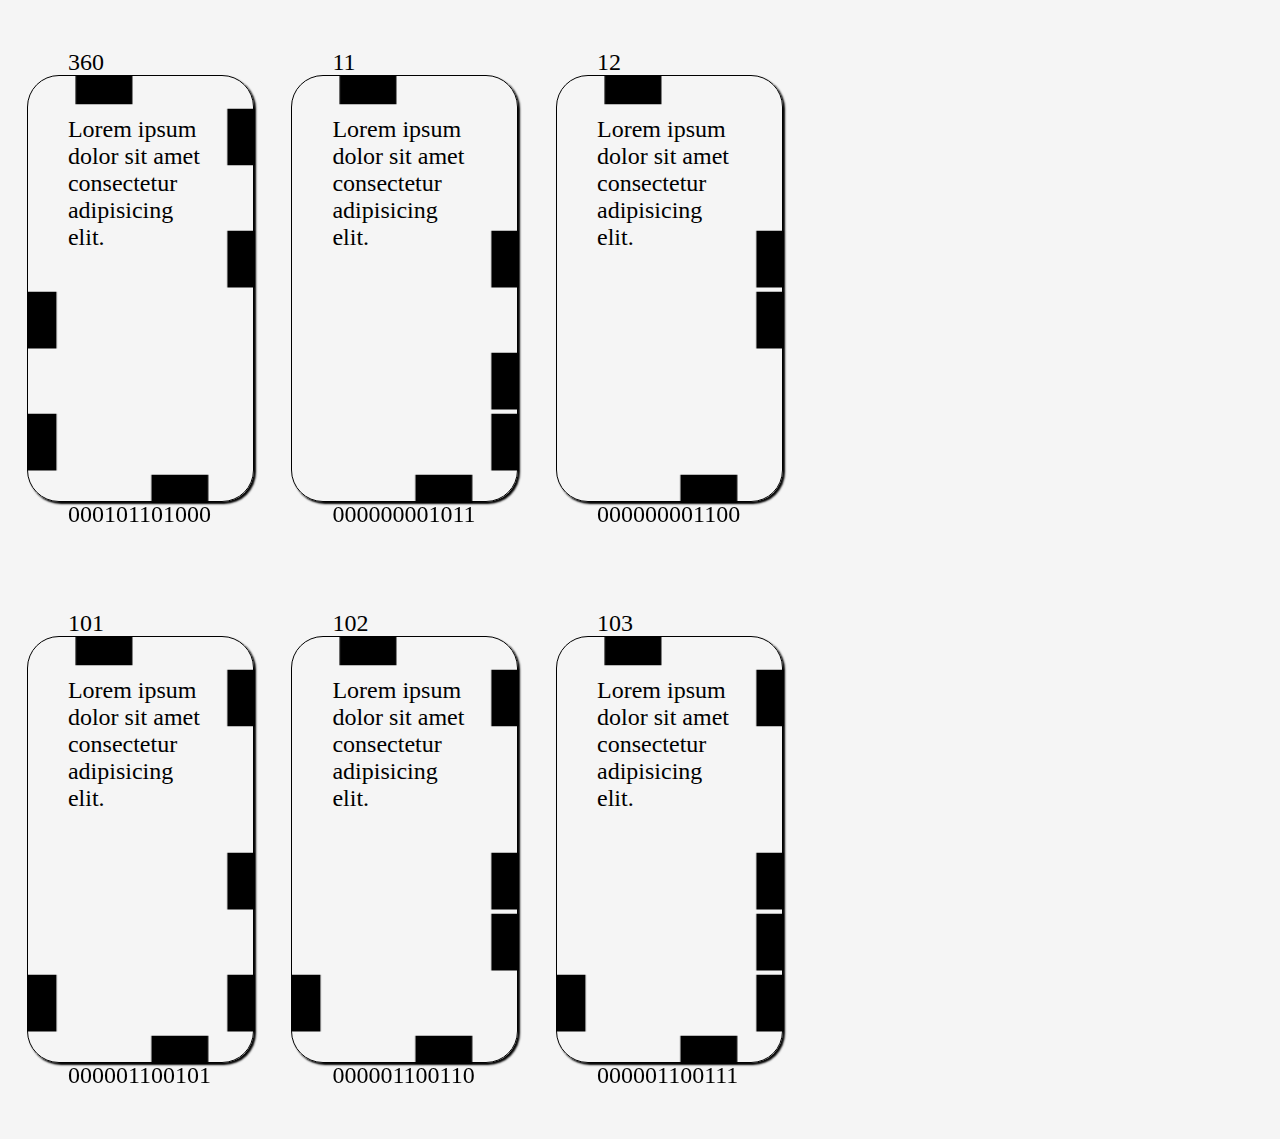
<file: code.html>
<!DOCTYPE html>
<html lang="en">
<head>
    <meta charset="UTF-8">
    <meta name="viewport" content="width=device-width, initial-scale=1.0">
    <link rel="stylesheet" href="code.css">
    <script src="p5.min.js"></script>
    <title>Document</title>
</head>
<body>
    <div class="carte" data-code="360">
        <p>Lorem ipsum dolor sit amet consectetur adipisicing elit.</p>
    </div>
    <div class="carte" data-code="11">
        <p>Lorem ipsum dolor sit amet consectetur adipisicing elit.</p>
    </div>
    <div class="carte" data-code="12">
        <p>Lorem ipsum dolor sit amet consectetur adipisicing elit.</p>
    </div>
    <div class="carte" data-code="101">
        <p>Lorem ipsum dolor sit amet consectetur adipisicing elit.</p>
    </div>
    <div class="carte" data-code="102">
        <p>Lorem ipsum dolor sit amet consectetur adipisicing elit.</p>
    </div>
    <div class="carte" data-code="103">
        <p>Lorem ipsum dolor sit amet consectetur adipisicing elit.</p>
    </div>
</body>
<script src="code.js"></script>
</html>
</file>
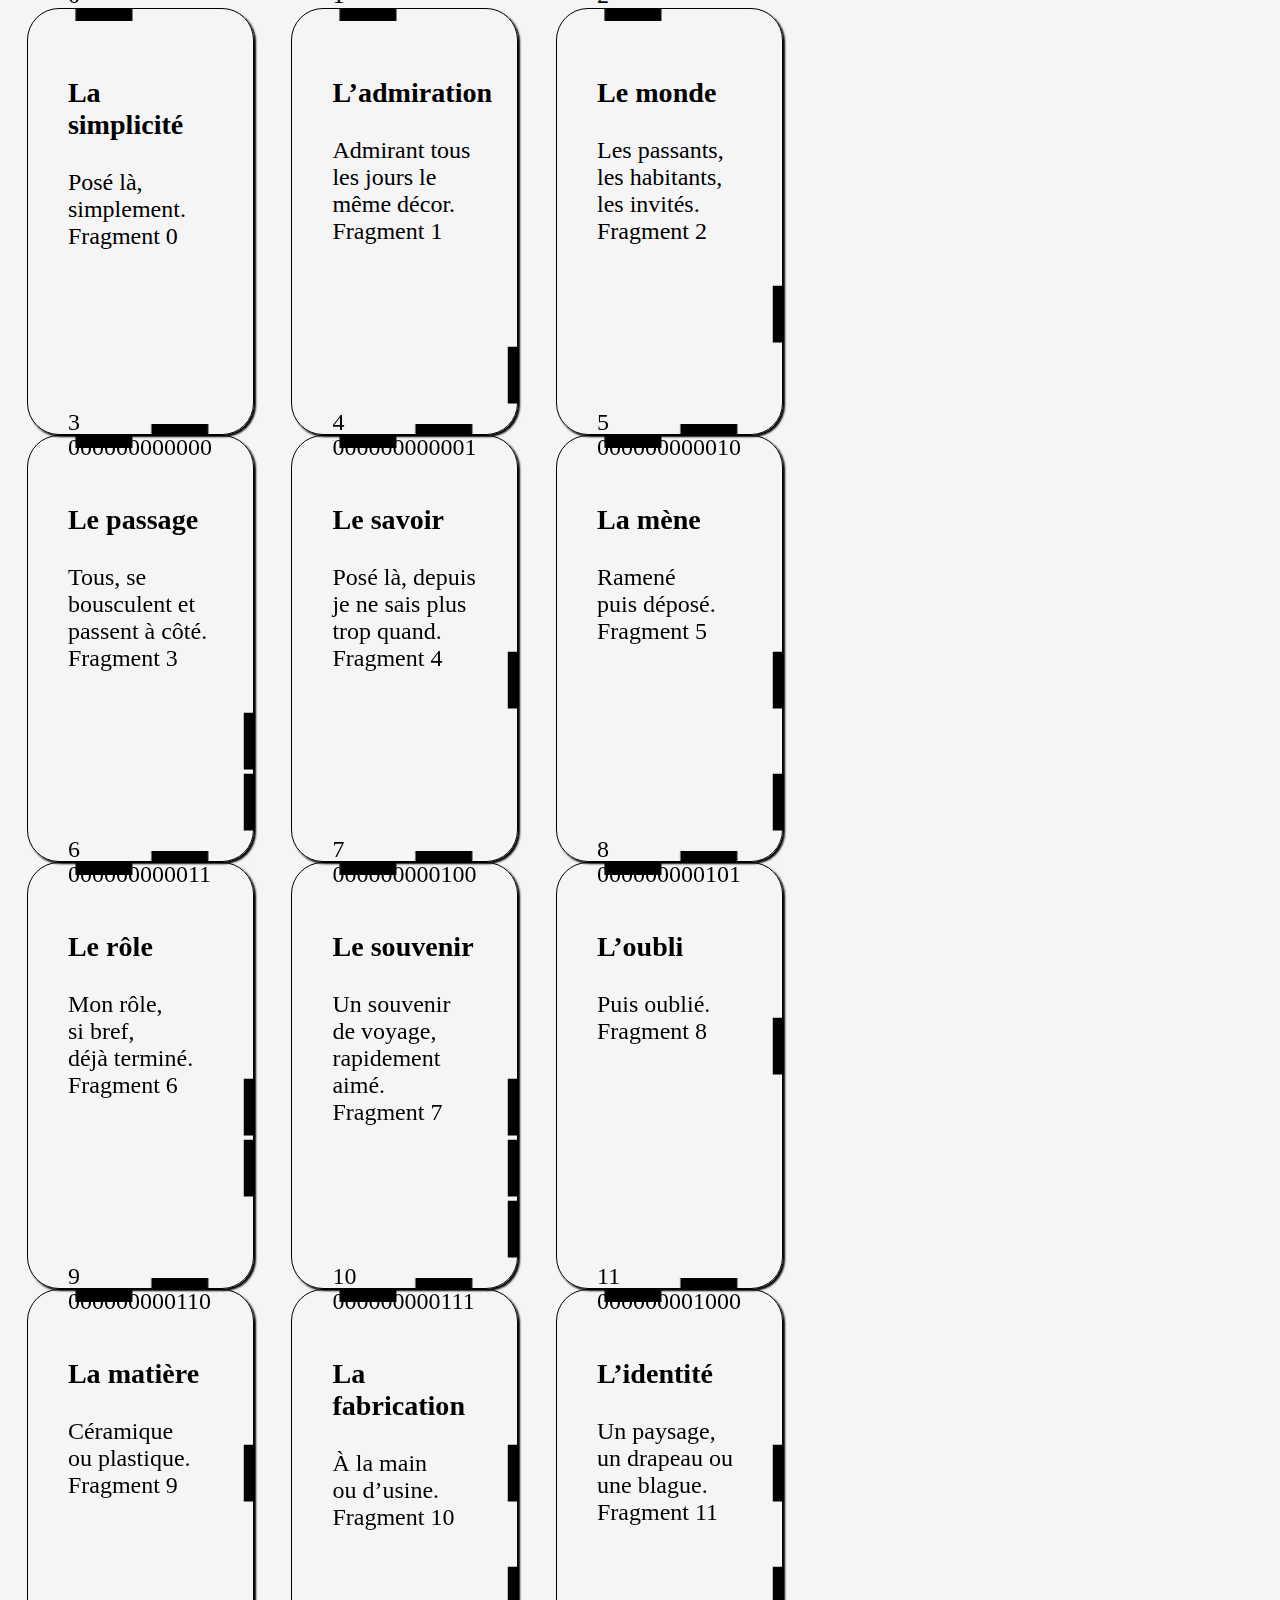
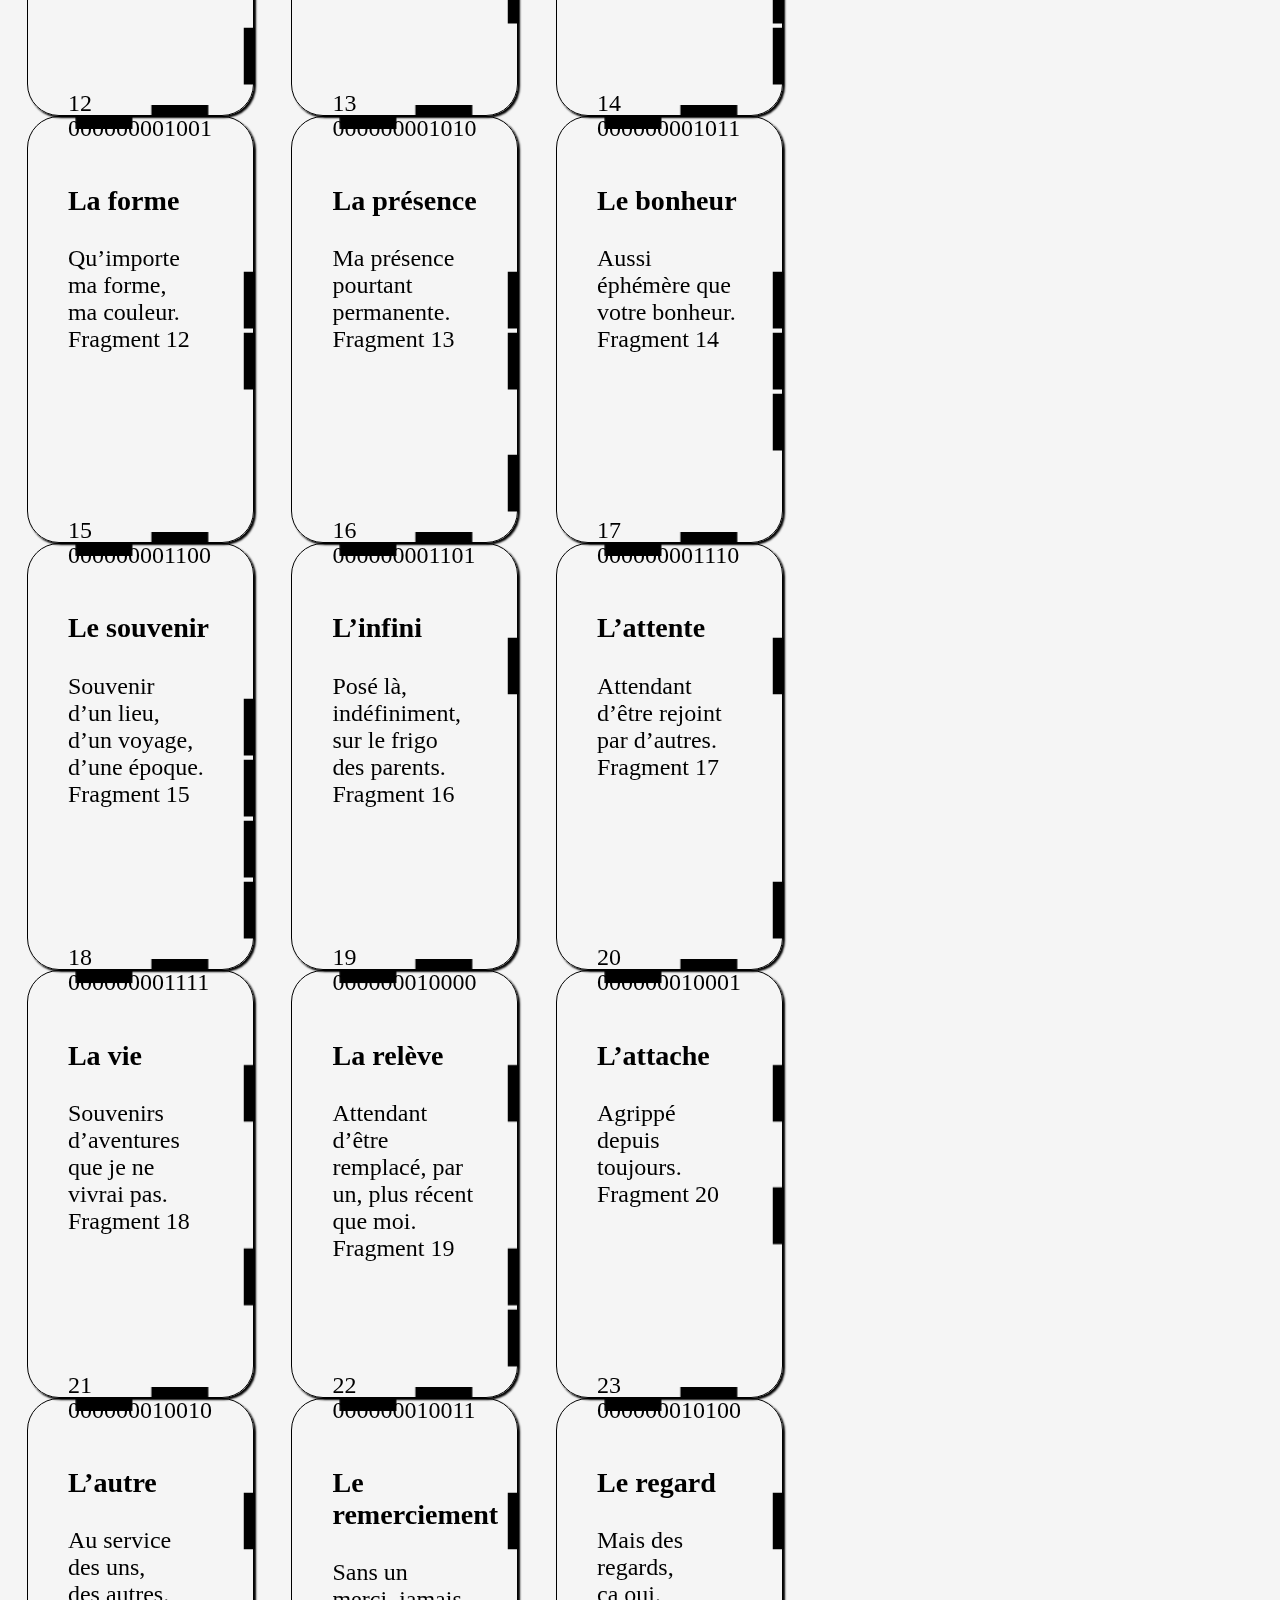
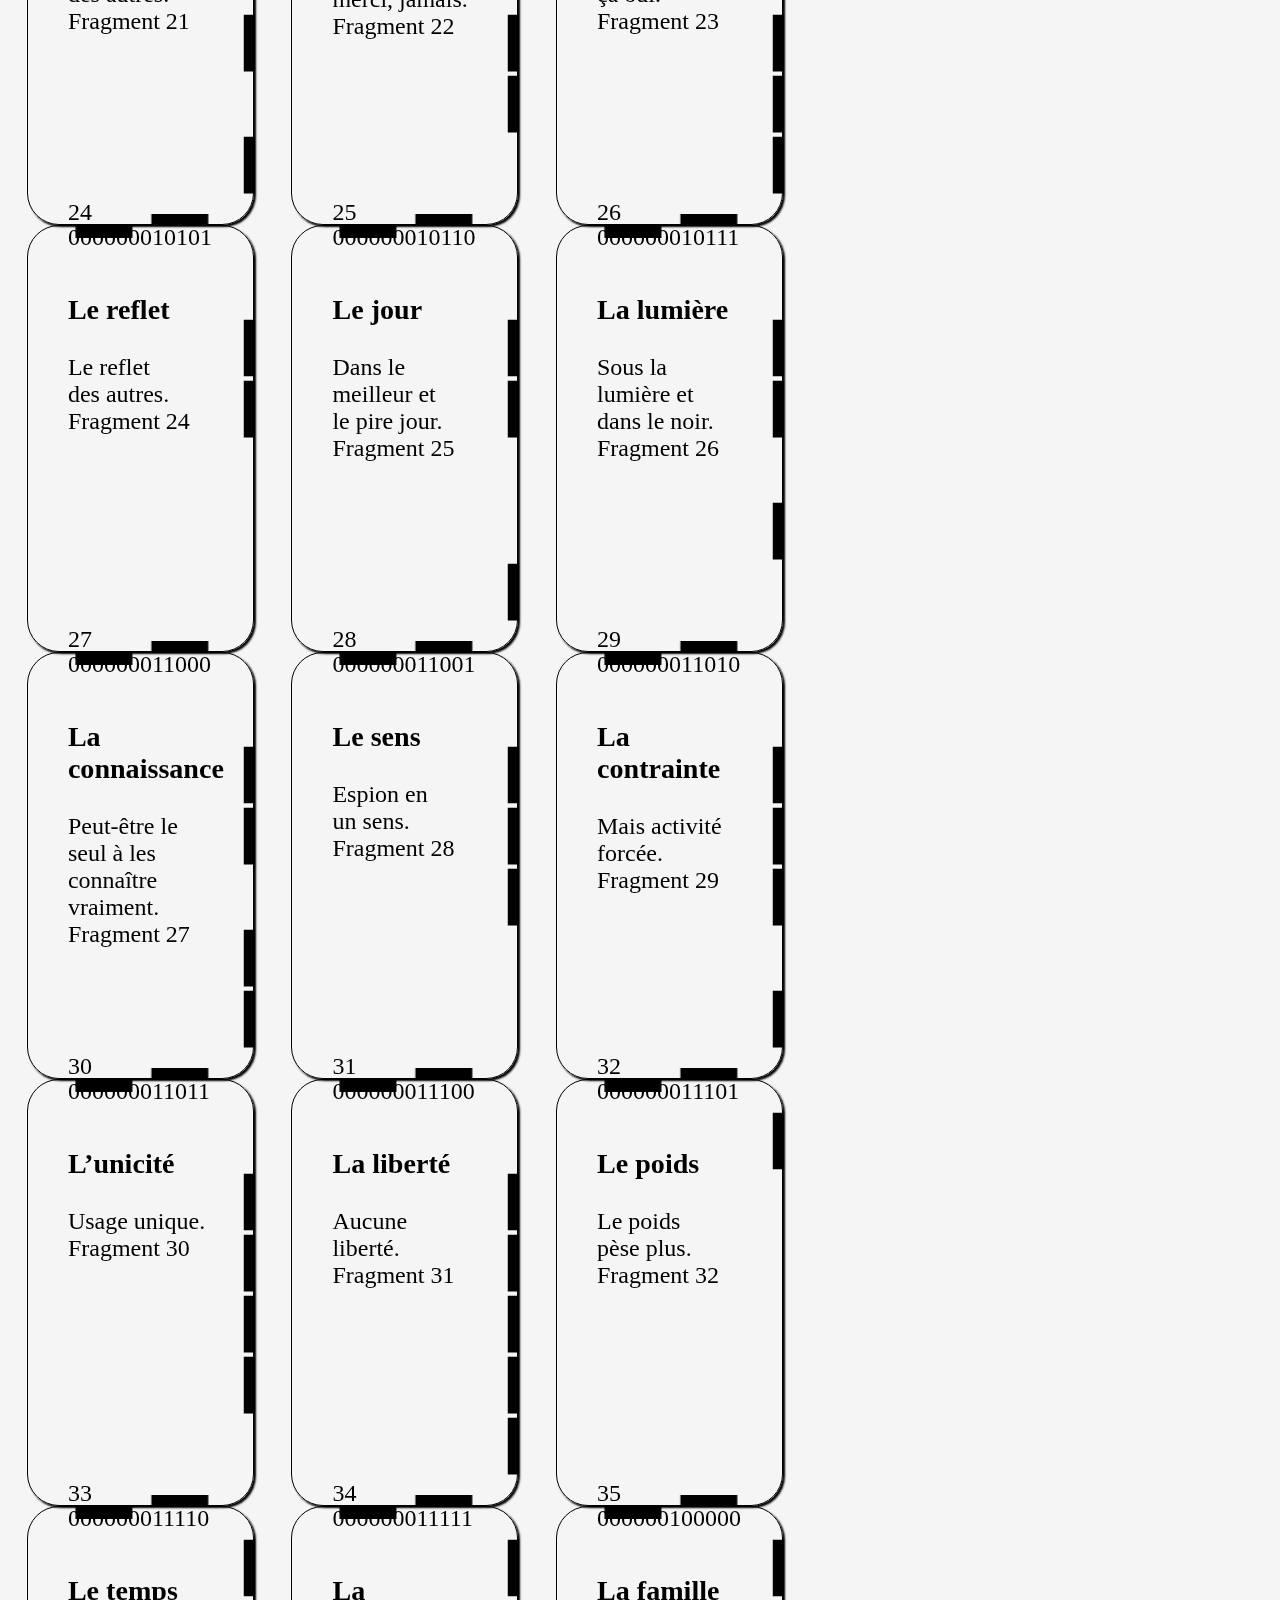
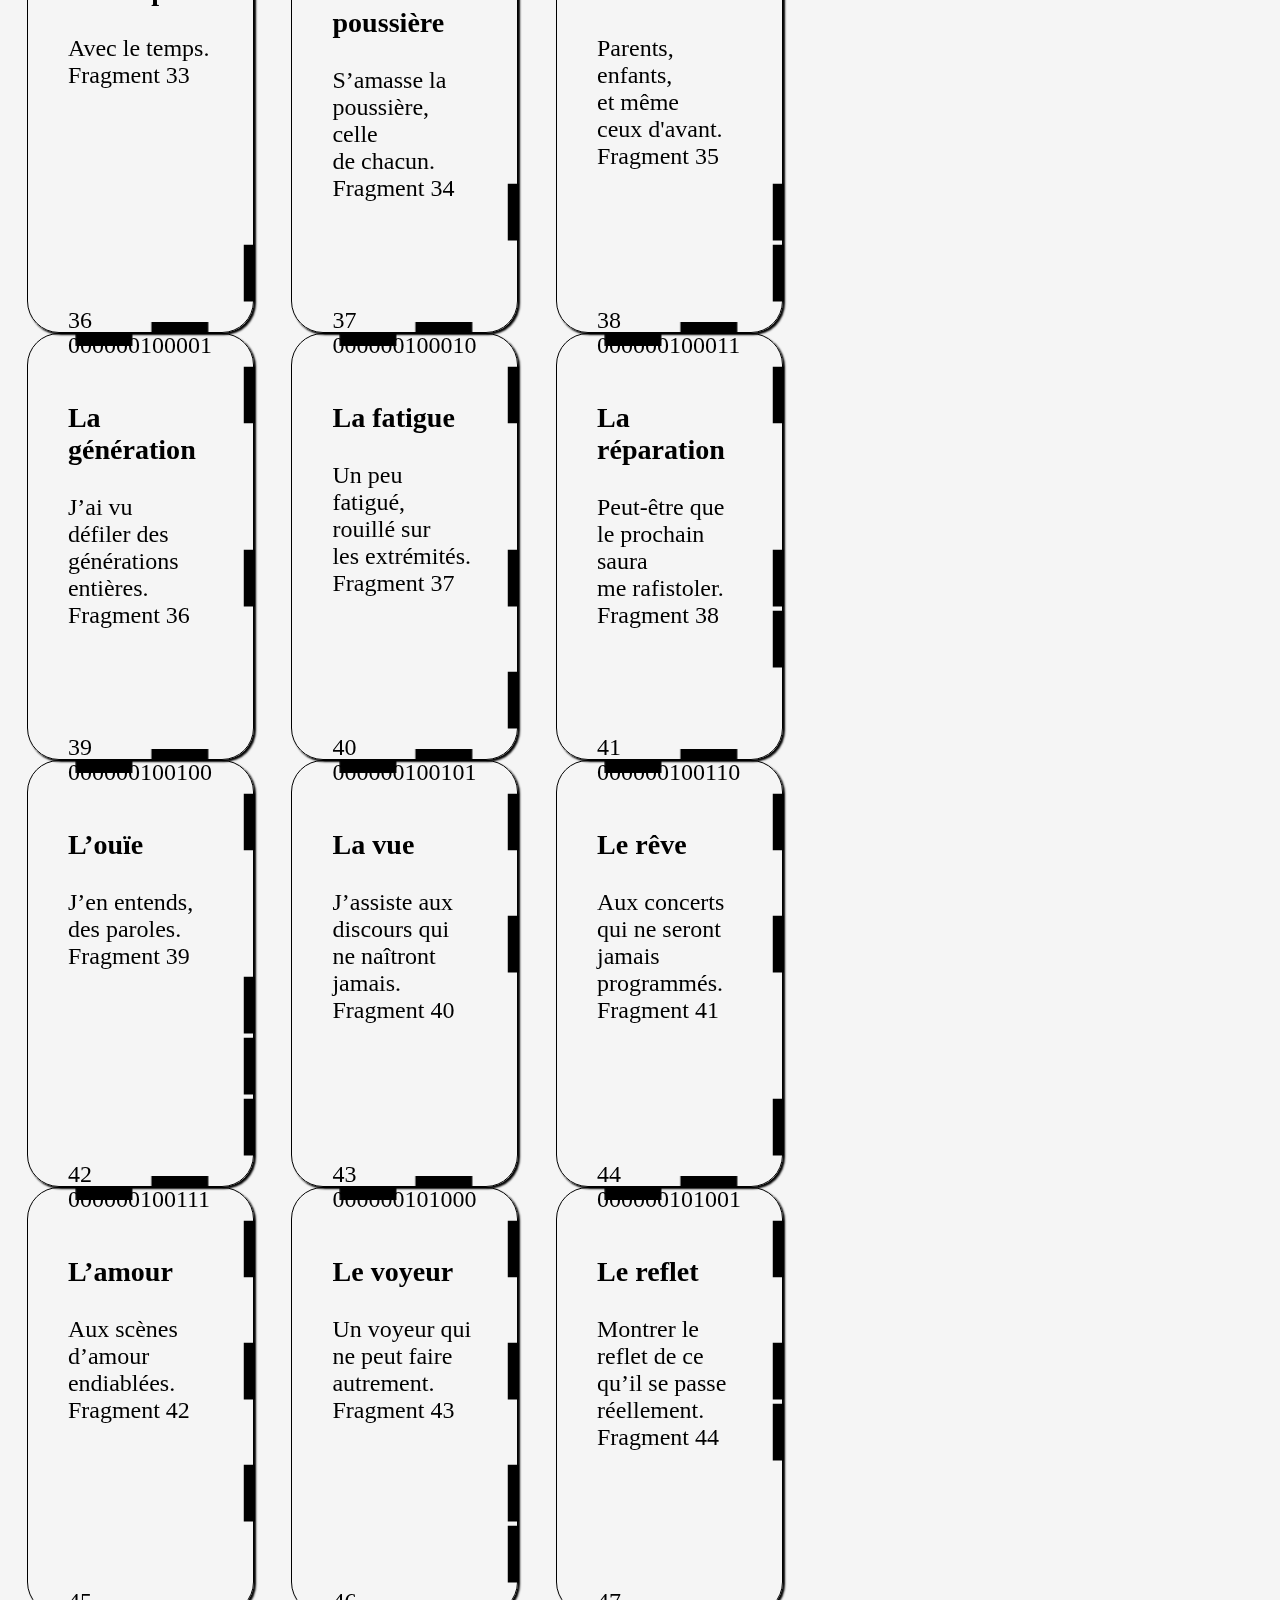
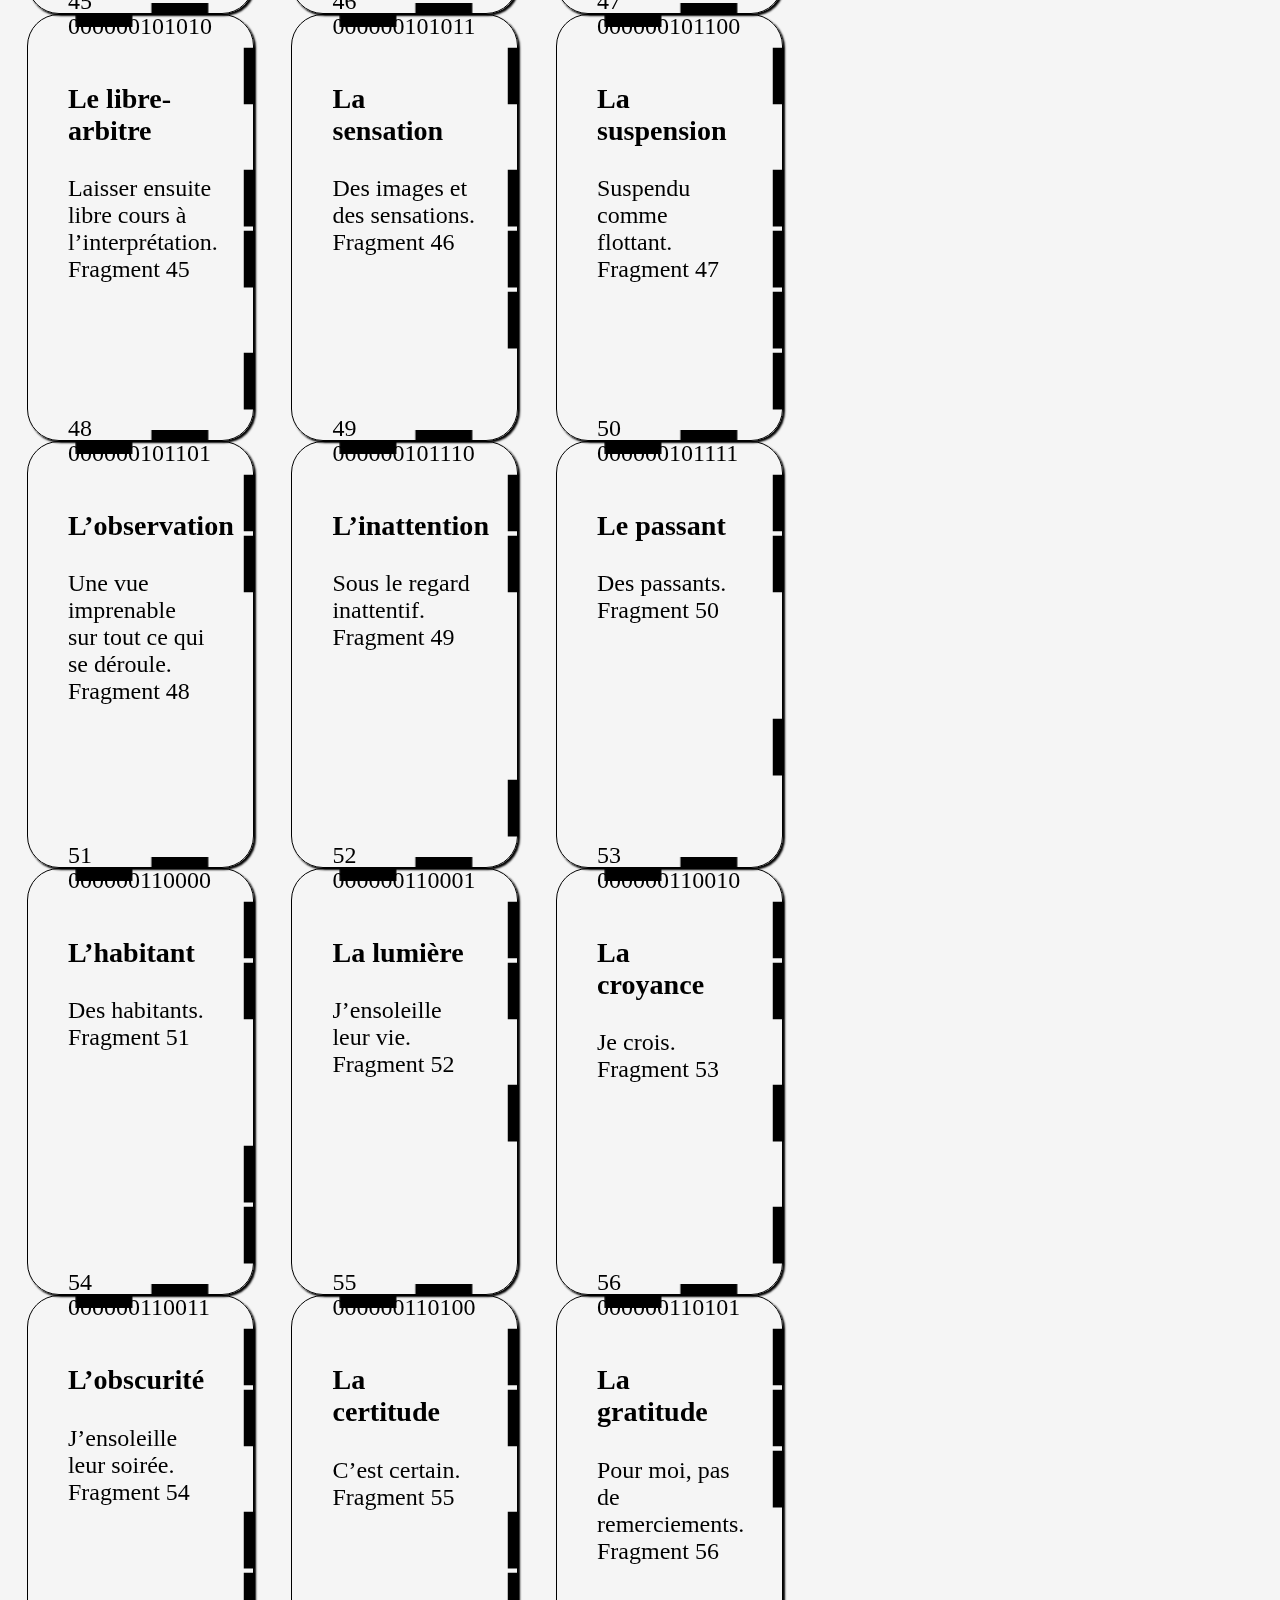
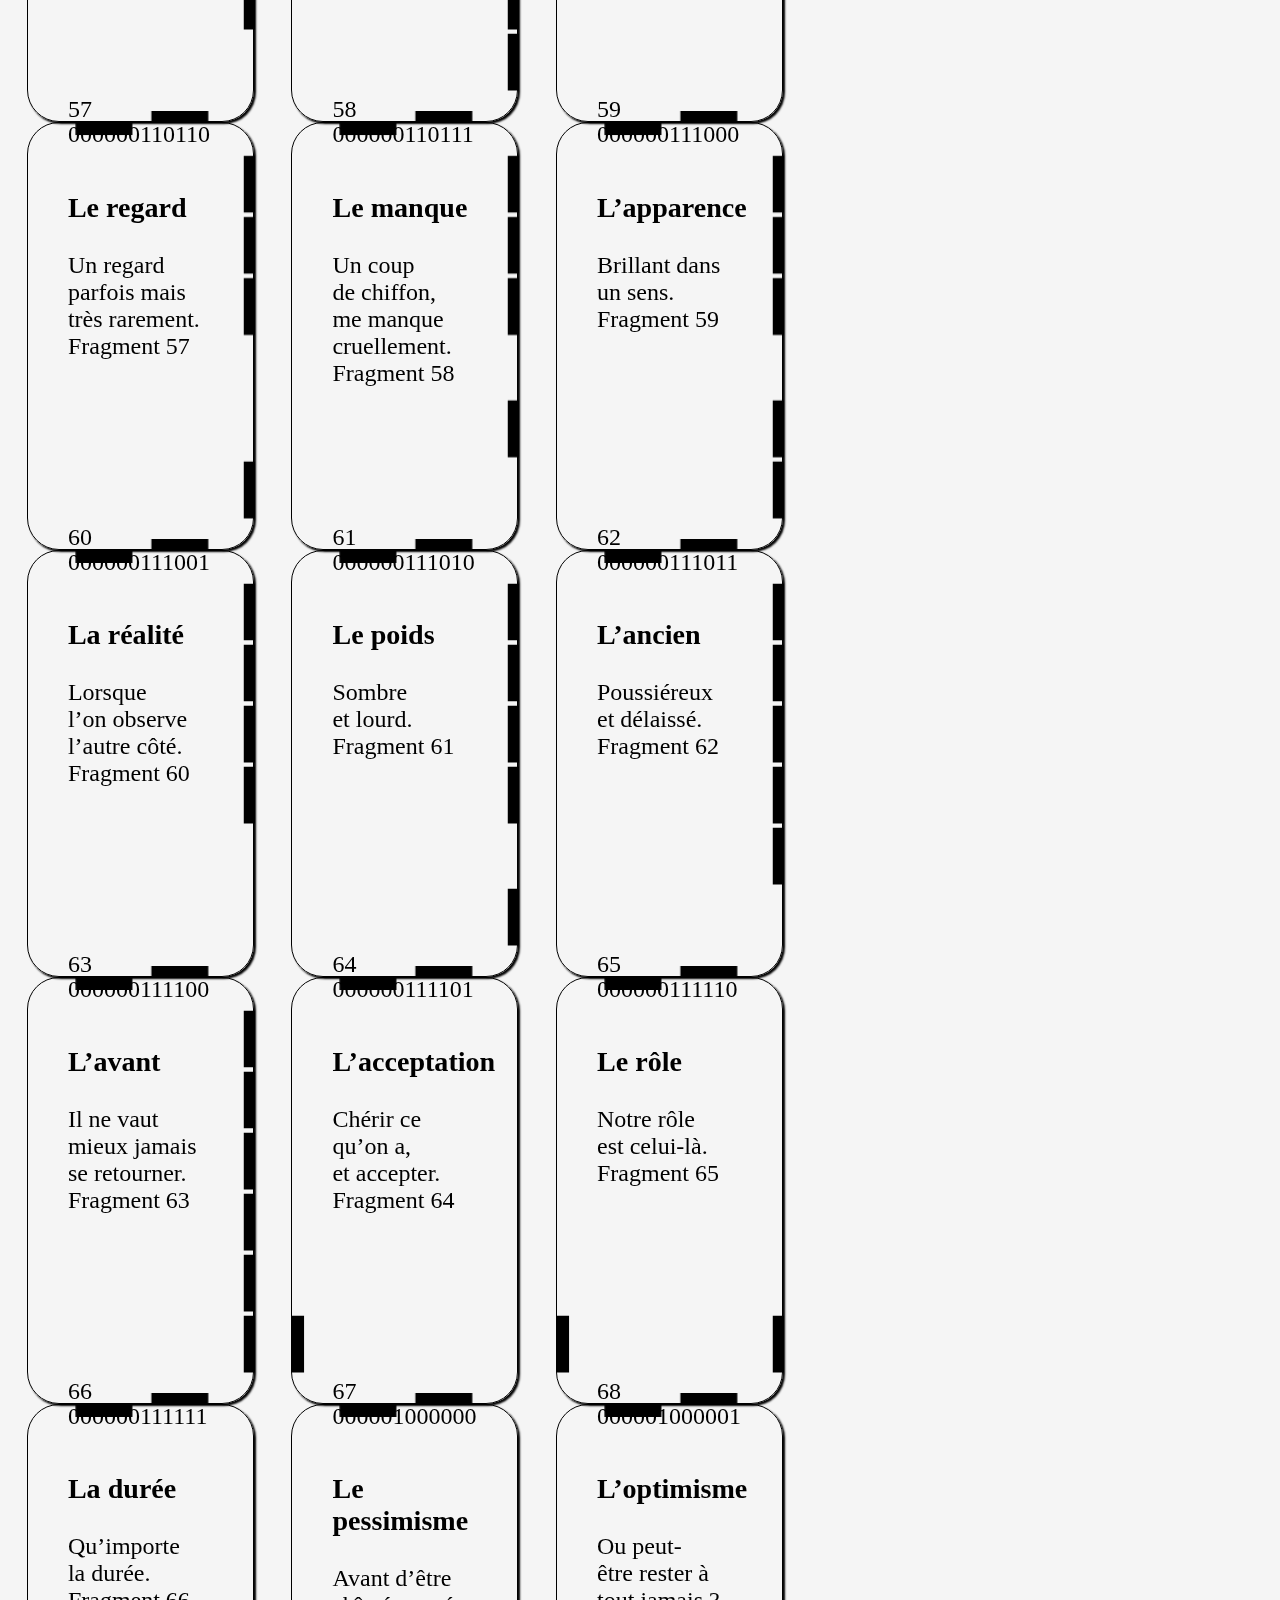
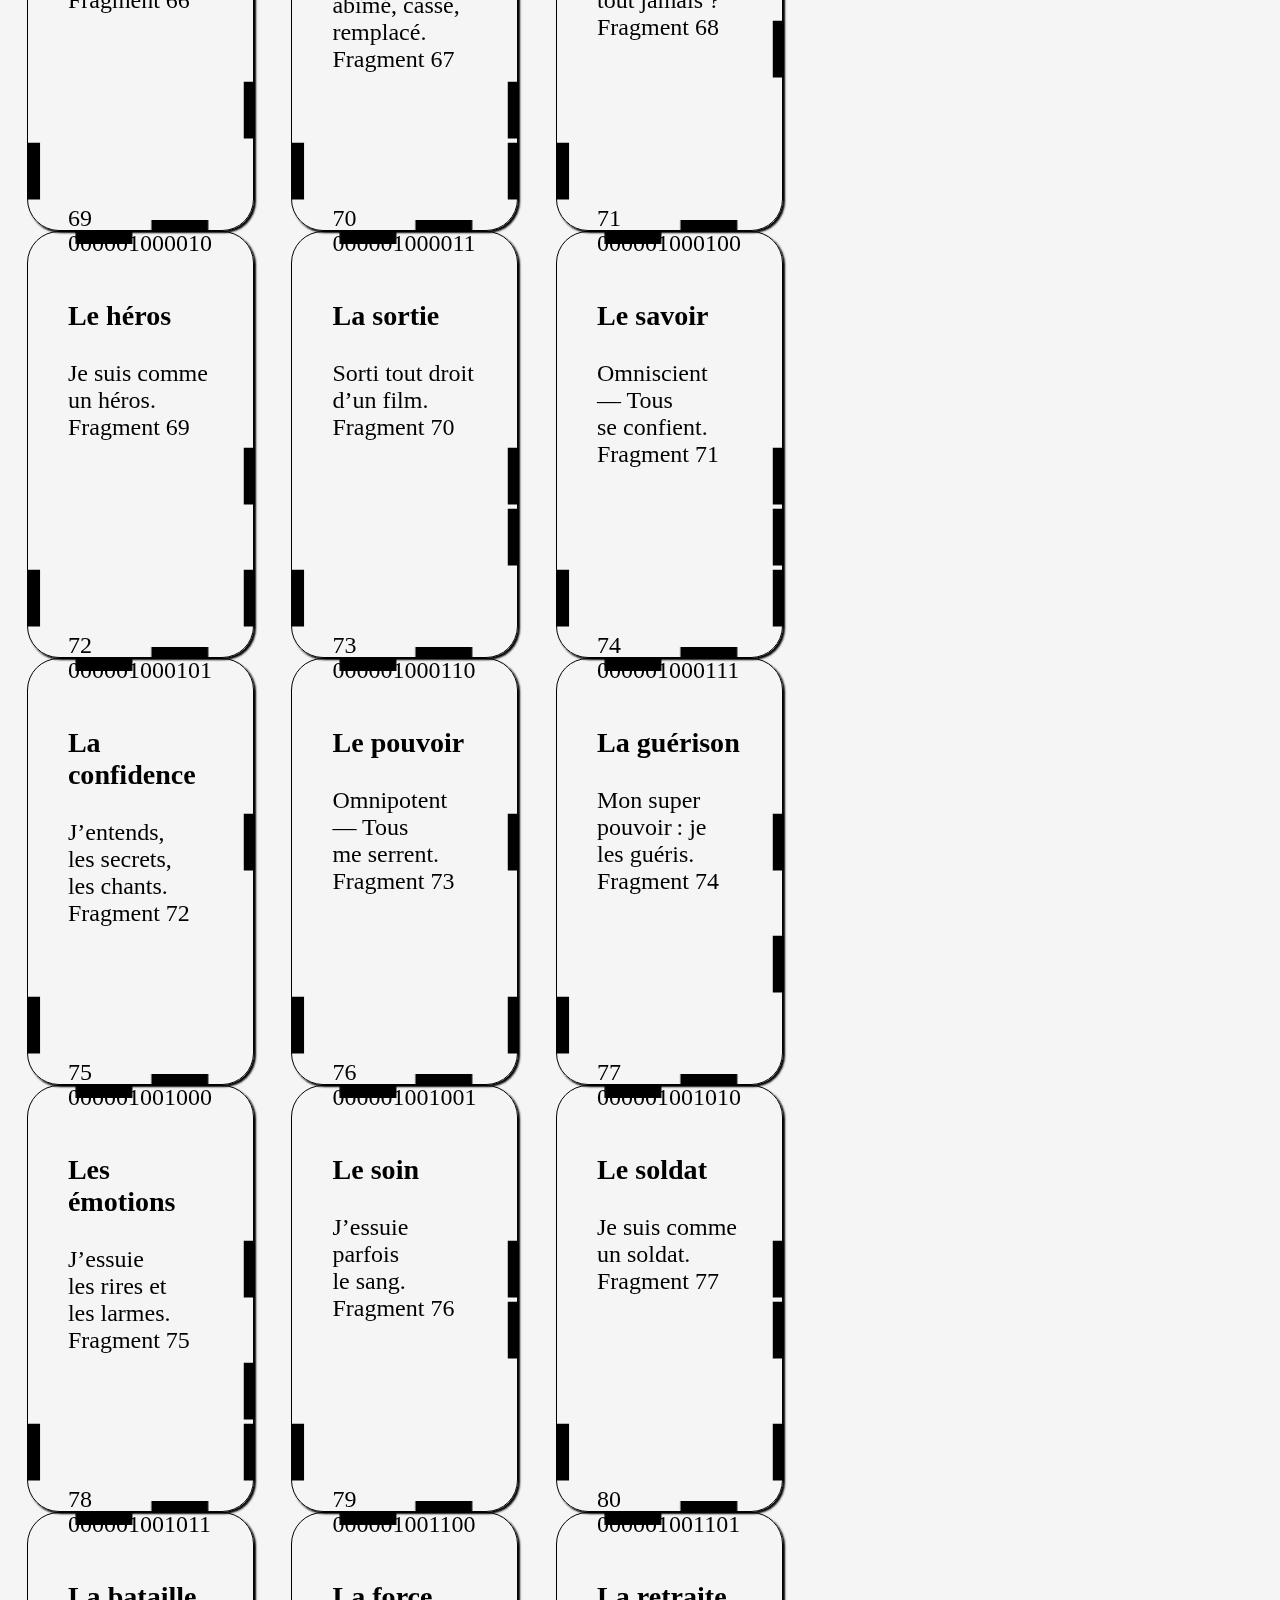
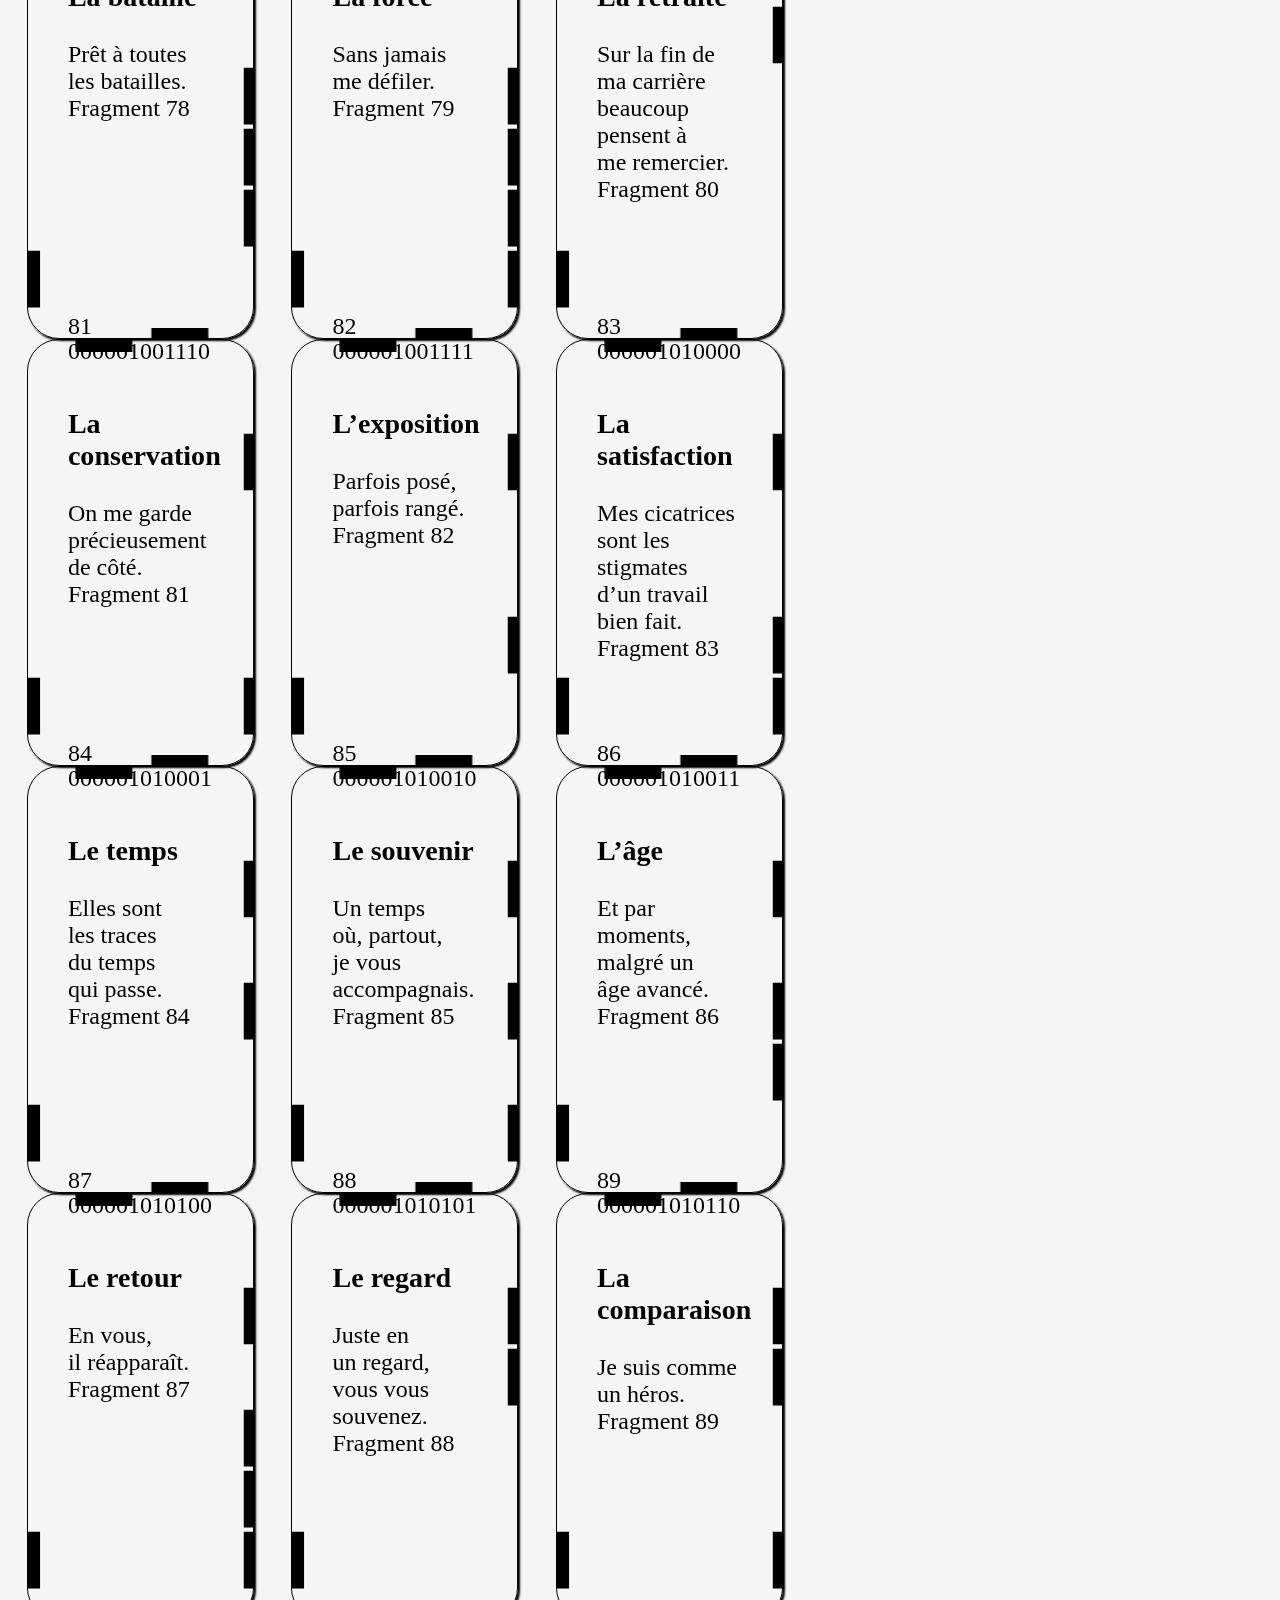
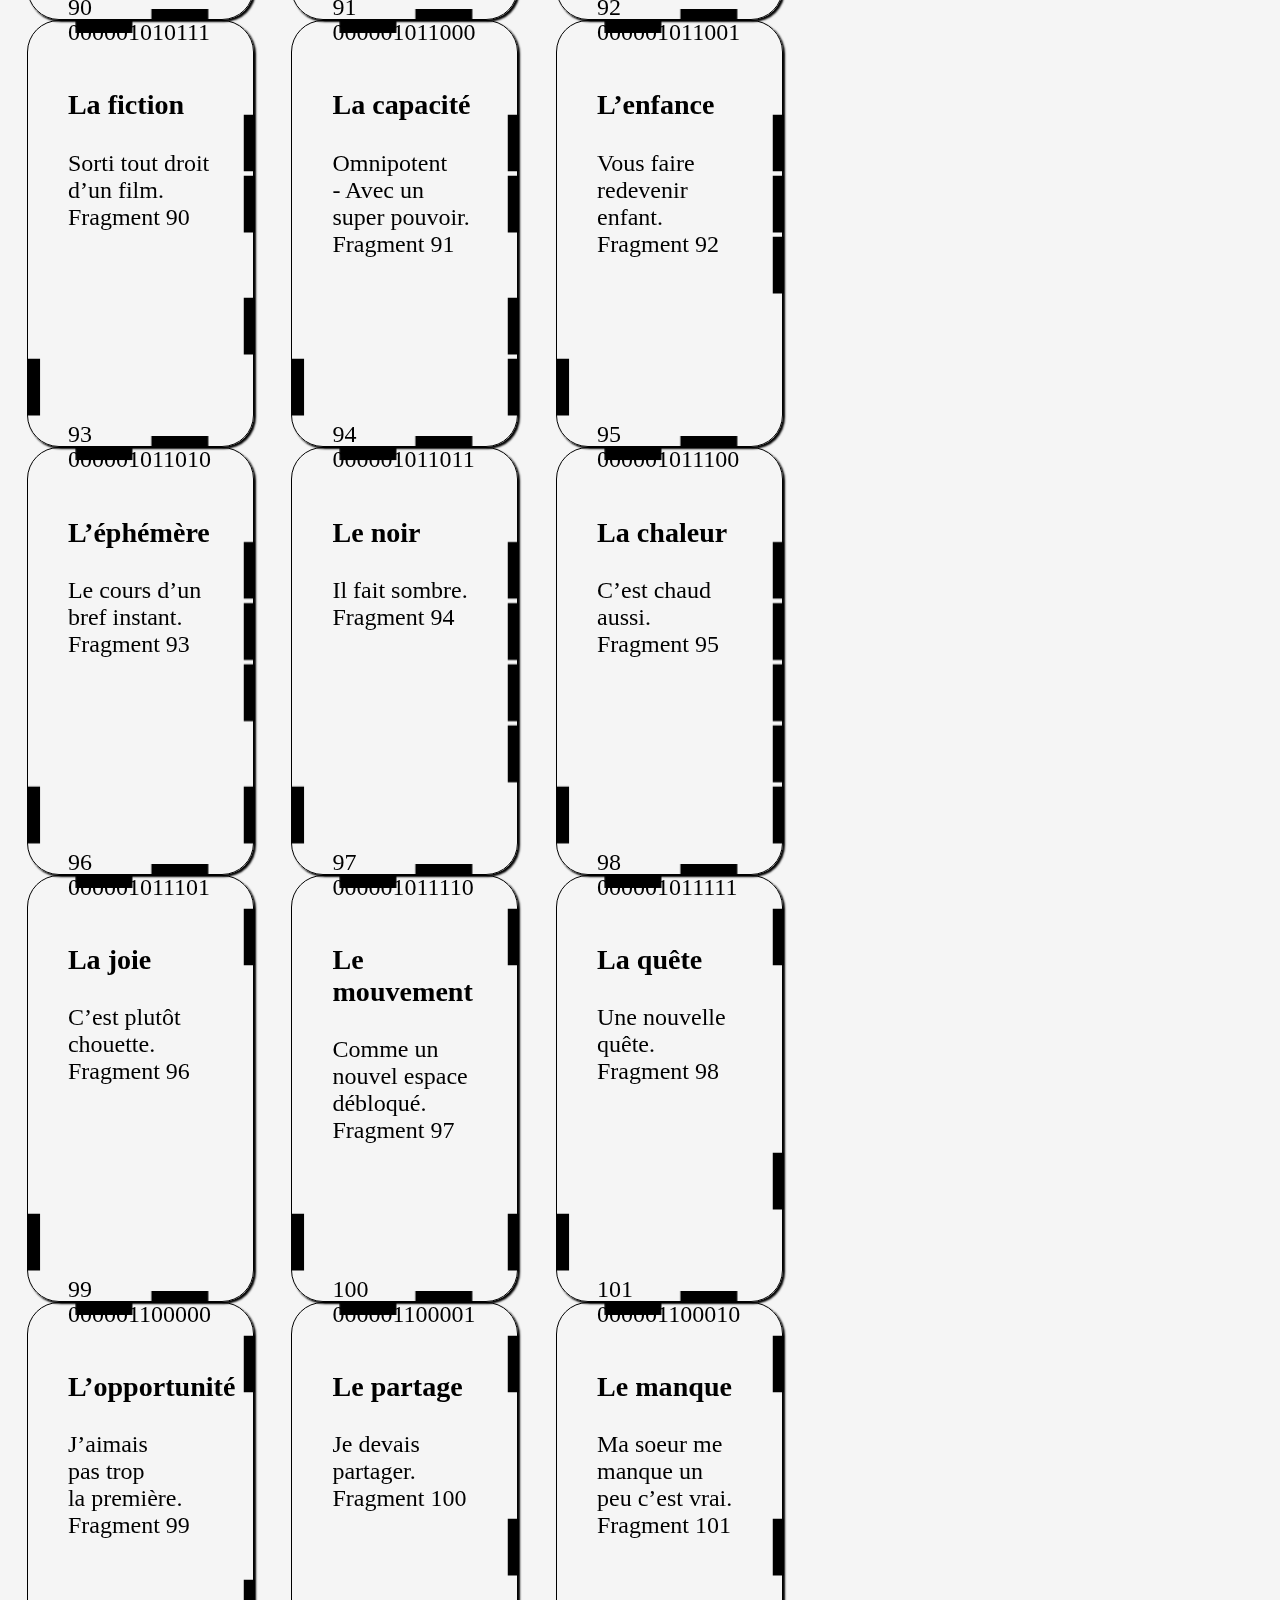
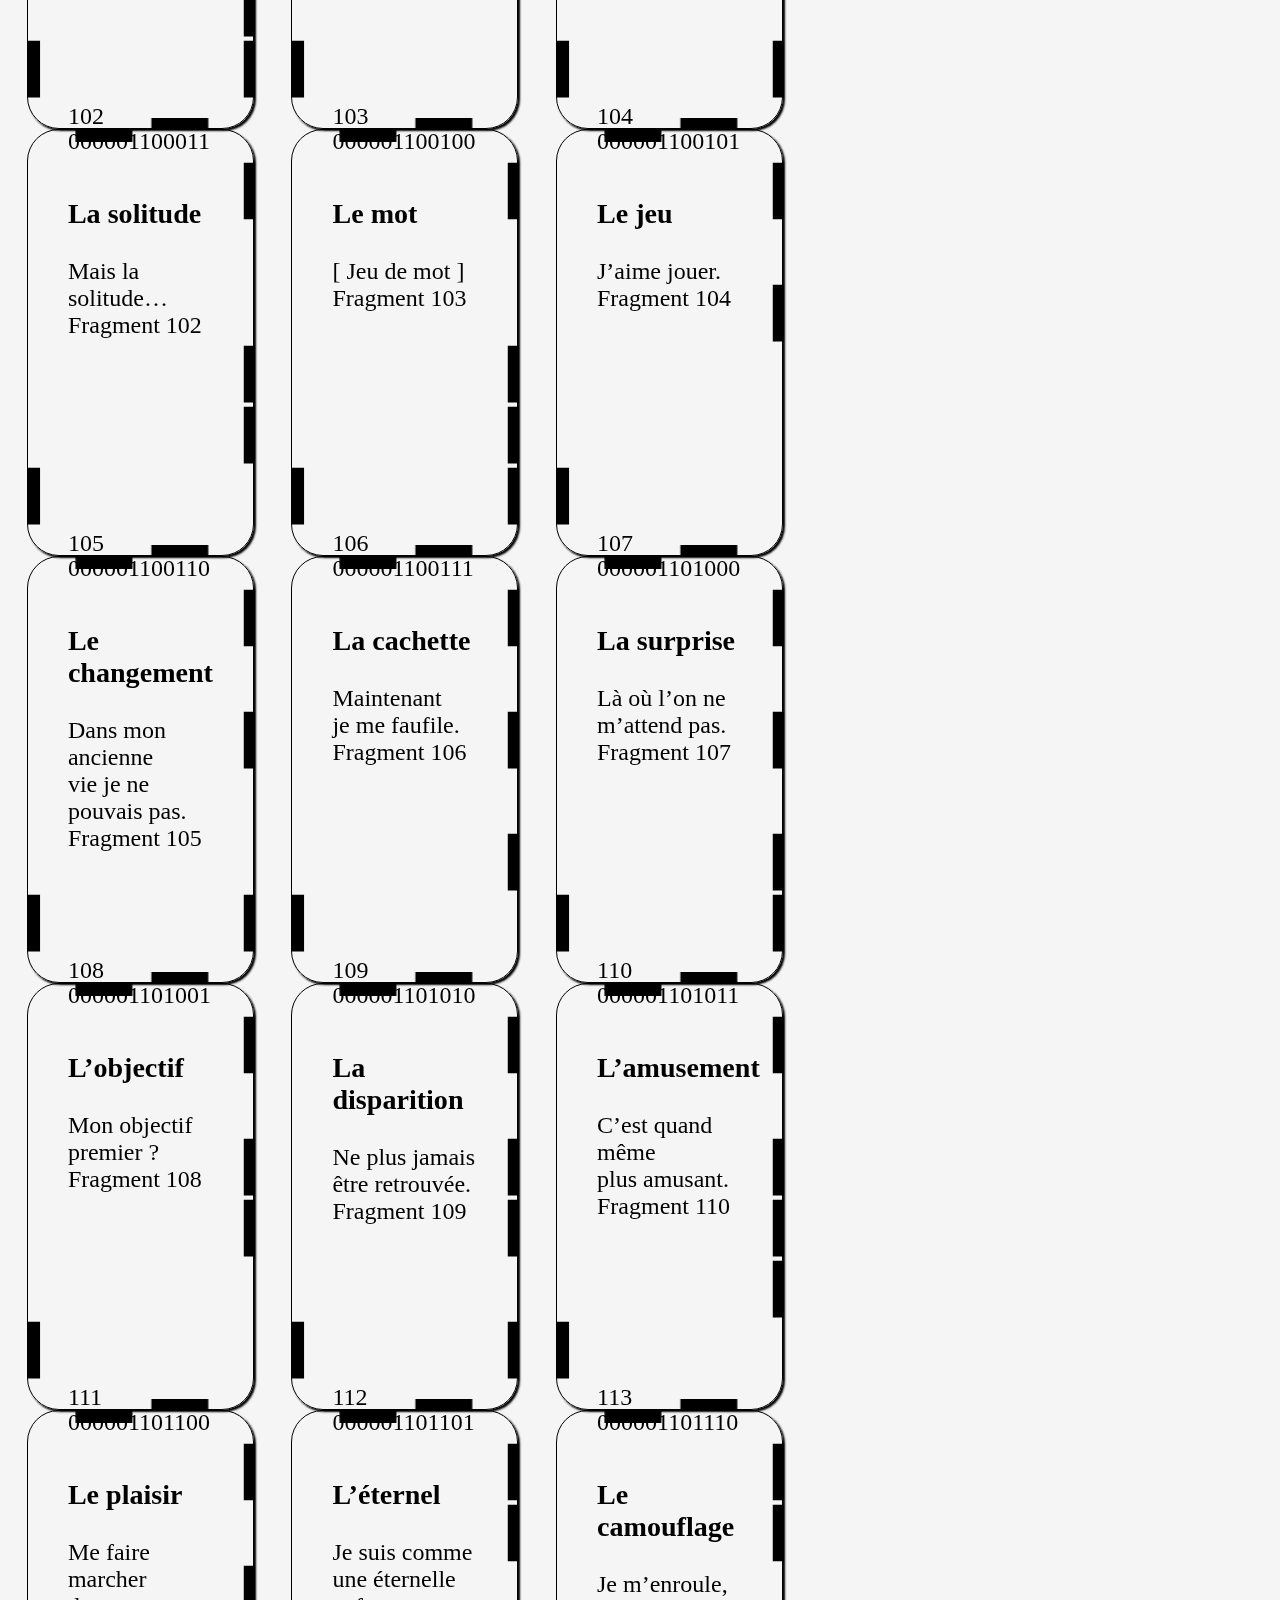
<file: server/public/code.html>
<!DOCTYPE html>
<html lang="en">
<head>
    <meta charset="UTF-8">
    <meta name="viewport" content="width=device-width, initial-scale=1.0">
    <link rel="stylesheet" href="css/carte.css">
    <script src="js/p5.min.js"></script>
    <title>Cartes</title>
</head>
<body>


</body>
<script src="js/code.js"></script>
</html>
</file>
<file: code.css>
body{
    size: A4;
    width: 210mm;
    height: 297mm;
    display: flex;
    flex-wrap: wrap;
    justify-content: space-around;
    align-content: space-around;
    background: whitesmoke;
}
.carte{
    width: 60mm;
    height: 113mm;
    border: solid 1px black;
    box-shadow: 2px 2px 2px black;
    border-radius: 2rem;
    padding: 2.5rem;
    font-size: 1.5rem;
    text-wrap: balance;
    box-sizing: border-box;
    position: relative;
}

.carte p{
    margin: 0;
}

.carte canvas{
    position: absolute;
    top: 0;
    left: 0;
    /* width: 99% !important; */
    /* height:99% !important; */
}

.carte::before{
    content:attr(data-code);
    position: absolute;
    bottom: 100%;
}

.carte::after{
    content:attr(data-bin);
    position: absolute;
    top: 100%;
}
</file>
<file: server/public/css/carte.css>
body{
    size: A4;
    width: 210mm;
    height: 297mm;
    display: flex;
    flex-wrap: wrap;
    justify-content: space-around;
    align-content: space-around;
    background: whitesmoke;
}
.carte{
    width: 60mm;
    height: 113mm;
    border: solid 1px black;
    box-shadow: 2px 2px 2px black;
    border-radius: 2rem;
    padding: 2.5rem;
    font-size: 1.5rem;
    text-wrap: balance;
    box-sizing: border-box;
    position: relative;
}

.carte p{
    margin: 0;
}

.carte canvas{
    position: absolute;
    top: 0;
    left: 0;
    /* width: 99% !important; */
    /* height:99% !important; */
}

.carte::before{
    content:attr(data-code);
    position: absolute;
    bottom: 100%;
}

.carte::after{
    content:attr(data-bin);
    position: absolute;
    top: 100%;
}
</file>
